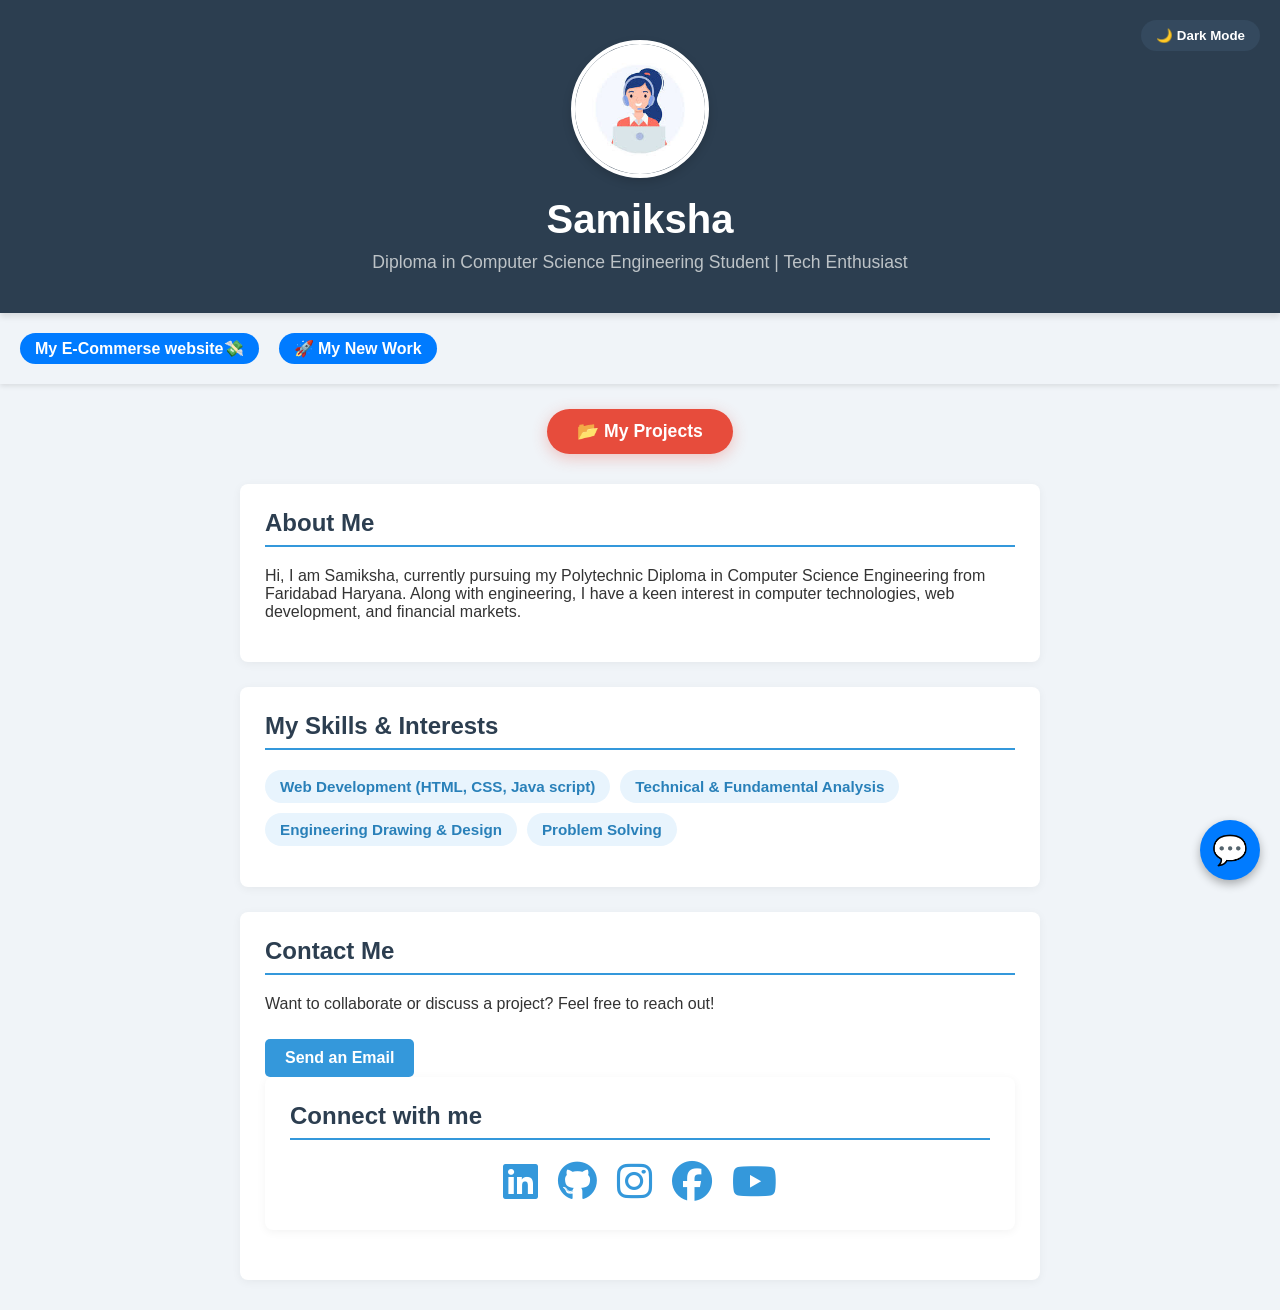
<file: index.html>
<!DOCTYPE html>
<html lang="en">
<head>
    <meta charset="UTF-8">
    <meta name="viewport" content="width=device-width, initial-scale=1.0">
    <title>My Professional Portfolio</title>
    <link rel="stylesheet" href="https://cdnjs.cloudflare.com/ajax/libs/font-awesome/6.4.2/css/all.min.css">
    <link rel="stylesheet" href="style.css">
</head>
<body>

    <!-- Header Section -->
    <!-- Header Section -->
    <header>
        <button id="darkModeToggle" class="toggle-btn">🌙 Dark Mode</button> 
        <script>
    document.addEventListener("DOMContentLoaded", function() {
        // 1. Apne button aur body ko select karein
        const toggleBtn = document.getElementById('darkModeToggle'); // Agar aapki ID alag hai toh yahan badlein
        const body = document.body;

        // 2. Check karein ki kya user ne pehle se dark mode on kiya tha (Local Storage)
        if (localStorage.getItem('theme') === 'dark') {
            body.classList.add('dark-mode');
        }

        // 3. Button click hone par toggle karein
        if (toggleBtn) {
            toggleBtn.addEventListener('click', function() {
                body.classList.toggle('dark-mode');
                
                // User ki preference ko yaad rakhne ke liye save karein
                if (body.classList.contains('dark-mode')) {
                    localStorage.setItem('theme', 'dark');
                } else {
                    localStorage.setItem('theme', 'light');
                }
            });
        }
    });
</script>
        <img src="avtar images.jpg" alt="Samiksha" class="profile-img">

        <h1>Samiksha</h1>
        <p>Diploma in Computer Science Engineering Student | Tech Enthusiast</p>
    </header>
    <header style="display: flex; justify-content: space-between; align-items: center; padding: 20px; background-color: var(--nav-bg); box-shadow: 0 2px 5px rgba(0,0,0,0.1);">
    
    <!-- Middle Navigation Links -->
    <nav style="display: flex; gap: 20px; align-items: center;">
       <a href="about.html" class="nav-new-page-btn" style="style="text-decoration: none; color: white;">My E-Commerse website💸</a>
        
        <!-- YEH HAI AAPKA NAYA BUTTON/LINK -->
        <a href="file:///C:/Users/UNIQUE/Desktop/discountmart/about.html" class="nav-new-page-btn">🚀 My New Work</a>
    </nav>
</header>
    <div class="project-section" style="text-align: center; margin: 25px 0;">
    <button id="projectBtn" class="main-project-btn">📂 My Projects</button>

    <div id="projectDropdown" class="dropdown-content">
        <div class="project-item">
            <h3>🤖 AI Assistant (Live Chatbot)</h3>
            <p>Talk to my Gemini-powered AI Assistant live here.</p>
        </div>
        <div class="project-item">
            <h3>🌐 Personal Portfolio Website</h3>
            <p>My interactive portfolio built using HTML, CSS, and JavaScript.</p>
        </div>
    </div>
</div>
    
    <script>
    // Jaise hi page load hoga, yeh code button ko active kar dega
    document.addEventListener("DOMContentLoaded", function() {
        const btn = document.getElementById('projectBtn');
        const dropdown = document.getElementById('projectDropdown');

        if (btn && dropdown) {
            btn.onclick = function(e) {
                e.preventDefault(); // Kisi bhi normal browser behavior ko rokne ke liye
                dropdown.classList.toggle('show');
            };
        }
    });
</script>

    <div class="container">
        <!-- About Section -->
        <section class="profile-card">
            <h2>About Me</h2>
            <p>Hi, I am Samiksha, currently pursuing my Polytechnic Diploma in  Computer Science Engineering from Faridabad Haryana. Along with engineering, I have a keen interest in computer technologies, web development, and financial markets.</p>
        </section>

        <!-- Skills Section -->
        <section class="profile-card">
            <h2>My Skills & Interests</h2>
            <ul class="skills-list">
                <li>Web Development (HTML, CSS, Java script)</li>
                <li>Technical & Fundamental Analysis</li>
                <li>Engineering Drawing & Design</li>
                <li>Problem Solving</li>
            </ul>
        </section>

        <!-- Contact Section -->
        <section class="profile-card">
            <h2>Contact Me</h2>
            <p>Want to collaborate or discuss a project? Feel free to reach out!</p>
            <a href="mailto:samikshakashyap121@gmail.com" class="btn">Send an Email</a>
            <!-- Social Media Icons Section -->
        <section class="profile-card social-section">
            <h2>Connect with me</h2>
            <div class="social-links">
                <a href="YOUR_LINKEDIN_URL" target="_blank"><i class="fab fa-linkedin"></i></a>
                <a href="YOUR_GITHUB_URL" target="_blank"><i class="fab fa-github"></i></a>
                <a href="YOUR_INSTAGRAM_URL" target="_blank"><i class="fab fa-instagram"></i></a>
                <a href="YOUR_FACEBOOK_URL" target="_blank"><i class="fab fa-facebook"></i></a>
                <a href="YOUR_YOUTUBE_URL" target="_blank"><i class="fab fa-youtube"></i></a>

            </div>
        </section>
        </section>
    </div>
<!-- Script file connection -->
    <script src="script.js"></script>
</body>
</html>
<div class="chat-widget-container">
    <div id="floatingChatWindow" class="chat-window">
        <div class="chat-header">
            <h4>🤖 AI Assistant</h4>
            <button id="closeChatBtn">&times;</button>
        </div>
        <div id="chat-output" class="chat-body">
            <p class="bot-msg">Hello! I am your AI assistant. How can I help you today?</p>
        </div>
        <div class="chat-footer">
            <input type="text" id="chat-input" placeholder="Type a message...">
            <button id="send-btn">Send</button>
        </div>
    </div>

    <button id="chatToggleBtn" class="chat-toggle-btn">
        💬
    </button>
</div>
</body>
</html>
</file>
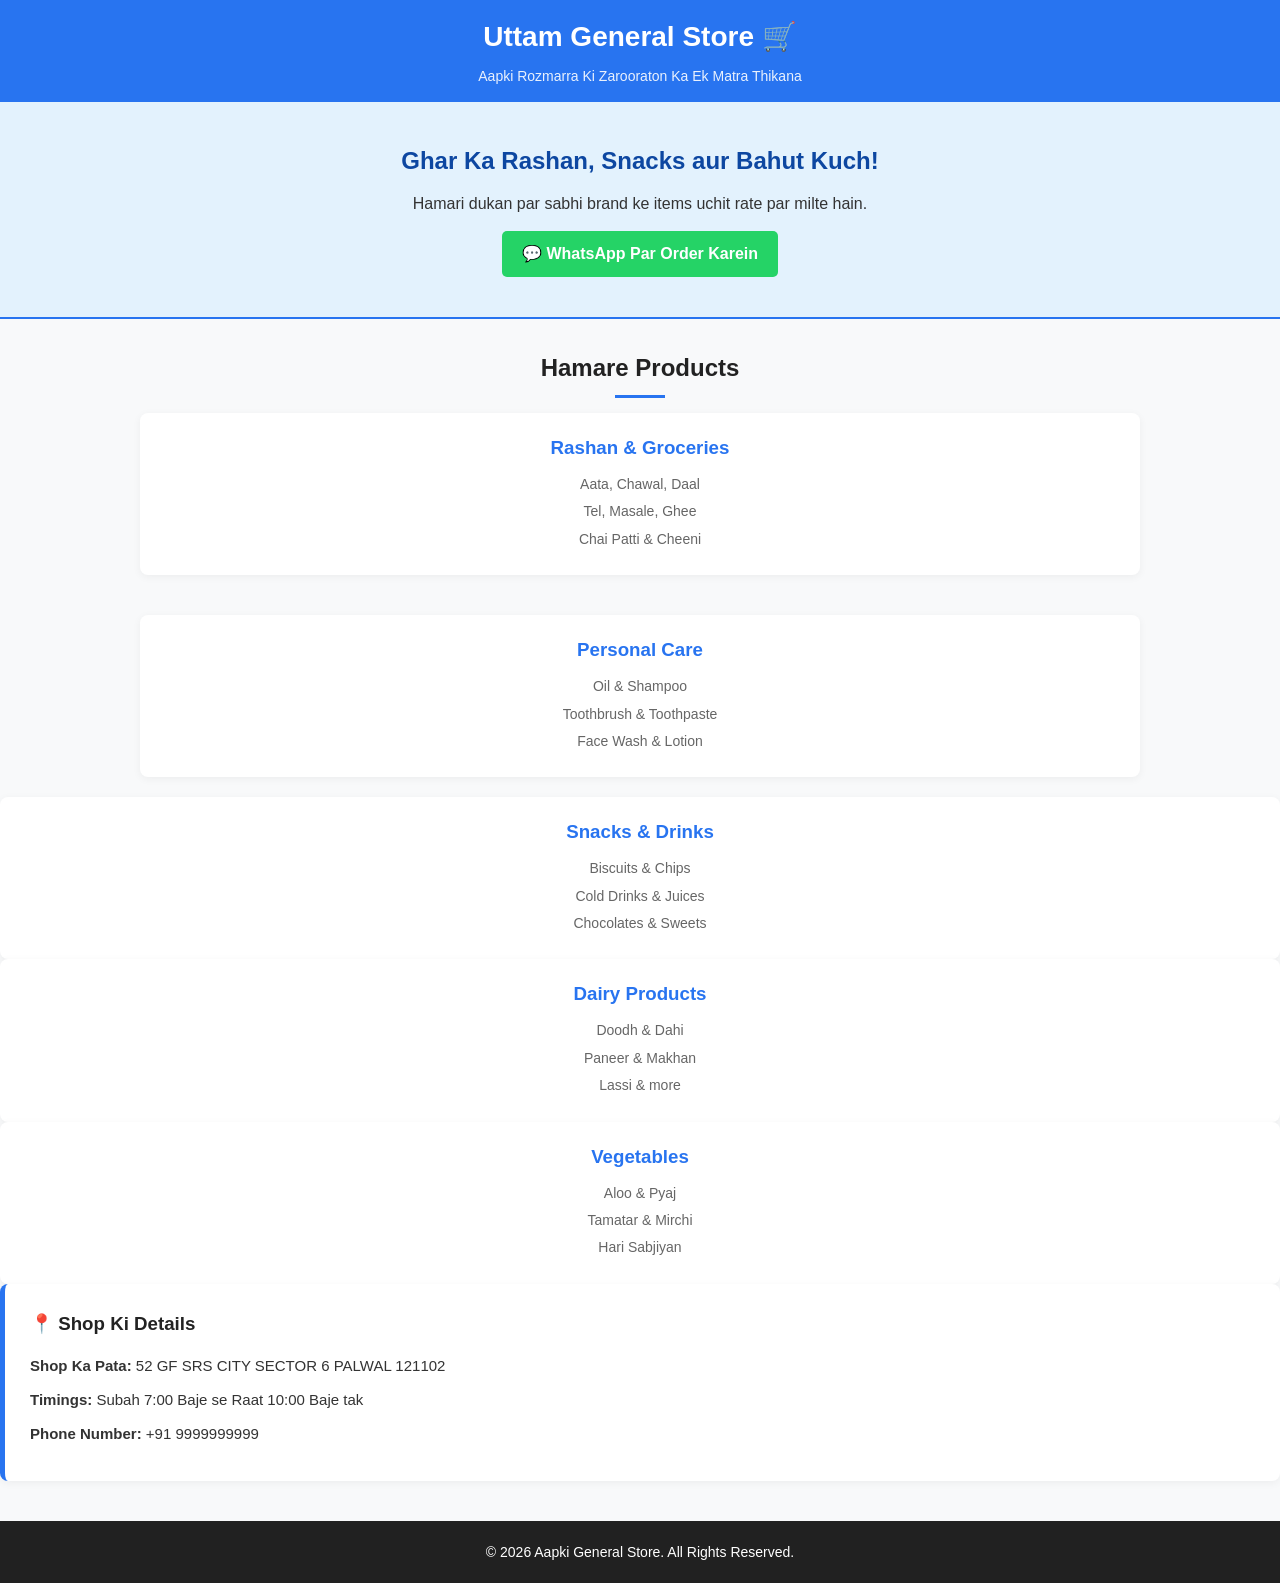
<file: about.html>
<!DOCTYPE html>
<html lang="en">
<head>
    <meta charset="UTF-8">
    <meta name="viewport" content="width=device-width, initial-scale=1.0">
    <title>Apni General Store</title>
    <style>
        /* Base Styles */
        * {
            margin: 0;
            padding: 0;
            box-style: border-box;
            font-family: 'Segoe UI', Tahoma, Geneva, Verdana, sans-serif;
        }
        body {
            background-color: #f8f9fa;
            color: #333;
            line-height: 1.6;
        }

        /* Header */
        header {
            background-color: #2874f0; /* Shop ka primary color (Blue) */
            color: white;
            padding: 15px 20px;
            text-align: center;
            box-shadow: 0 2px 5px rgba(0,0,0,0.1);
        }
        header h1 {
            font-size: 28px;
            margin-bottom: 5px;
        }
        header p {
            font-size: 14px;
            opacity: 0.9;
        }

        /* Hero Banner */
        .hero {
            background-color: #e3f2fd;
            text-align: center;
            padding: 40px 20px;
            border-bottom: 2px solid #2874f0;
        }
        .hero h2 {
            font-size: 24px;
            color: #0d47a1;
            margin-bottom: 10px;
        }

        /* Main Container */
        .container {
            max-width: 1000px;
            margin: 20px auto;
            padding: 0 15px;
        }

        /* Categories Section */
        .section-title {
            text-align: center;
            margin: 30px 0 15px;
            color: #222;
            position: relative;
        }
        .section-title::after {
            content: '';
            display: block;
            width: 50px;
            height: 3px;
            background-color: #2874f0;
            margin: 8px auto 0;
        }
        
        .grid {
            display: grid;
            grid-template-columns: repeat(auto-fit, minmax(250px, 1fr));
            gap: 20px;
            margin-bottom: 40px;
        }

        /* Card Style */
        .card {
            background: white;
            border-radius: 8px;
            padding: 20px;
            text-align: center;
            box-shadow: 0 2px 8px rgba(0,0,0,0.05);
            transition: transform 0.2s;
        }
        .card:hover {
            transform: translateY(-5px);
        }
        .card-icon {
            font-size: 40px;
            margin-bottom: 10px;
        }
        .card h3 {
            margin-bottom: 10px;
            color: #2874f0;
        }
        .card ul {
            list-style: none;
            padding: 0;
            color: #666;
            font-size: 14px;
        }
        .card ul li {
            margin-bottom: 5px;
        }

        /* Info Section */
        .info-box {
            background: #fff;
            padding: 25px;
            border-radius: 8px;
            box-shadow: 0 2px 8px rgba(0,0,0,0.05);
            margin-bottom: 40px;
            border-left: 5px solid #2874f0;
        }
        .info-box h3 {
            margin-bottom: 15px;
            color: #222;
        }
        .info-box p {
            margin-bottom: 10px;
            font-size: 15px;
        }

        /* Footer */
        footer {
            background-color: #212121;
            color: white;
            text-align: center;
            padding: 20px;
            font-size: 14px;
            margin-top: 40px;
        }
        
        .whatsapp-btn {
            display: inline-block;
            background-color: #25D366;
            color: white;
            padding: 10px 20px;
            border-radius: 5px;
            text-decoration: none;
            font-weight: bold;
            margin-top: 15px;
        }
        .whatsapp-btn:hover {
            background-color: #128C7E;
        }
    </style>
</head>
<body>

    <!-- Header: Shop ka Naam aur Contact Info -->
    <header>
        <h1>Uttam General Store 🛒</h1>
        <p>Aapki Rozmarra Ki Zarooraton Ka Ek Matra Thikana</p>
    </header>

    <!-- Hero Banner -->
    <div class="hero">
        <h2>Ghar Ka Rashan, Snacks aur Bahut Kuch!</h2>
        <p>Hamari dukan par sabhi brand ke items uchit rate par milte hain.</p>
        <!-- WhatsApp Par Order Karne Ka Button -->
        <a href="https://wa.me/919971774152?text=Hello,%20mujhe%20rashan%20order%20karna%20hai" class="whatsapp-btn" target="_blank">
            💬 WhatsApp Par Order Karein
        </a>
    </div>

    <div class="container">
        
        <!-- Categories Section -->
        <h2 class="section-title">Hamare Products</h2>
        <div class="grid">
            <!-- Jab koi click karega toh rashan.html naam ka naya page khulega -->
<a href="rashan.html" style="text-decoration: none; color: inherit; display: block;">
    <div class="card">
        <h3>Rashan & Groceries</h3>
        <ul>
            <li>Aata, Chawal, Daal</li>
            <li>Tel, Masale, Ghee</li>
            <li>Chai Patti & Cheeni</li>
        </ul>
    </div>
</a>
            </div>
       
     <!-- Jab koi click karega toh care.html naam ka naya page khulega -->
<a href="care.html" style="text-decoration: none; color: inherit; display: block;">
    <div class="card">
        <h3>Personal Care</h3>
        <ul>
            <li>Oil & Shampoo</li>
            <li>Toothbrush & Toothpaste</li>
            <li>Face Wash & Lotion </li>
        </ul>
    </div>
</a>
            </div>

      <!-- Jab koi click karega toh coke.html naam ka naya page khulega -->
<a href="coke.html" style="text-decoration: none; color: inherit; display: block;">
    <div class="card">
        <h3>Snacks & Drinks</h3>
        <ul>
            <li>Biscuits & Chips</li>
            <li>Cold Drinks & Juices</li>
            <li>Chocolates & Sweets</li>
        </ul>
    </div>
</a>
            </div>

 <!-- Dairy Products Card - Bilkul baaki cards jaisa layout -->
<a href="dairy.html" style="text-decoration: none; color: inherit; display: block;">
    <div class="card">
        <h3>Dairy Products</h3>
        <ul>
            <li>Doodh & Dahi</li>
            <li>Paneer & Makhan</li>
            <li>Lassi & more</li>
        </ul>
    </div>
</a>

<!-- Vegetable Card - Bilkul baaki cards jaisa layout -->
<a href="vegetables.html" style="text-decoration: none; color: inherit; display: block;">
    <div class="card">
        <h3>Vegetables</h3>
        <ul>
            <li>Aloo & Pyaj</li>
            <li>Tamatar & Mirchi</li>
            <li>Hari Sabjiyan</li>
        </ul>
    </div>
</a>

        <!-- Store Information Section -->
        <div class="info-box">
            <h3>📍  Shop Ki Details</h3>
            <p><strong>Shop Ka Pata:</strong> 52 GF SRS CITY SECTOR 6 PALWAL 121102</p>
            <p><strong>Timings:</strong> Subah 7:00 Baje se Raat 10:00 Baje tak </p>
            <p><strong>Phone Number:</strong> +91 9999999999</p>
           
        </div>

    </div>

    <!-- Footer -->
    <footer>
        <p>&copy; 2026 Aapki General Store. All Rights Reserved.</p>
    </footer>

</body>
</html>
</file>
<file: style.css>
/* Global Styles */
body {
    font-family: 'Segoe UI', Tahoma, Geneva, Verdana, sans-serif;
    background-color: #f0f4f8;
    color: #333;
    margin: 0;
    padding: 0;
}

/* Header Design */
header {
    background-color: #2c3e50;
    color: white;
    text-align: center;
    padding: 40px 20px;
    box-shadow: 0 4px 6px rgba(0,0,0,0.1);
}

header h1 {
    margin: 0;
    font-size: 2.5rem;
}

header p {
    margin: 10px 0 0 0;
    font-size: 1.1rem;
    color: #bdc3c7;
}

/* Main Container */
.container {
    max-width: 800px;
    margin: 30px auto;
    padding: 0 20px;
}

/* Section Cards */
.profile-card {
    background-color: white;
    padding: 25px;
    margin-bottom: 25px;
    border-radius: 8px;
    box-shadow: 0 2px 10px rgba(0,0,0,0.05);
}

.profile-card h2 {
    color: #2c3e50;
    border-bottom: 2px solid #3498db;
    padding-bottom: 8px;
    margin-top: 0;
}

/* Skills List formatting */
.skills-list {
    list-style-type: none;
    padding: 0;
    display: flex;
    flex-wrap: wrap;
    gap: 10px;
}

.skills-list li {
    background-color: #e8f4fd;
    color: #2980b9;
    padding: 8px 15px;
    border-radius: 20px;
    font-size: 0.95rem;
    font-weight: bold;
}

/* Button Style */
.btn {
    display: inline-block;
    background-color: #3498db;
    color: white;
    padding: 10px 20px;
    text-decoration: none;
    border-radius: 5px;
    font-weight: bold;
    transition: background 0.3s ease;
    margin-top: 10px;
}

.btn:hover {
    background-color: #2980b9;
}
/* Toggle Button Style */
.toggle-btn {
    position: absolute;
    top: 20px;
    right: 20px;
    background-color: #34495e;
    color: white;
    border: none;
    padding: 8px 15px;
    border-radius: 20px;
    cursor: pointer;
    font-weight: bold;
    transition: background 0.3s;
}

.toggle-btn:hover {
    background-color: #1a252f;
}

/* Dark Mode Styles (Yeh tab apply hoga jab body par 'dark-mode' class aayegi) */
body.dark-mode {
    background-color: #121212;
    color: #e0e0e0;
}

body.dark-mode .profile-card {
    background-color: #1e1e1e;
    color: #e0e0e0;
    box-shadow: 0 2px 10px rgba(255,255,255,0.05);
}

body.dark-mode .profile-card h2 {
    color: #3498db;
    border-bottom: 2px solid #2980b9;
}

body.dark-mode .skills-list li {
    background-color: #2c3e50;
    color: #ecf0f1;
}
/* Profile Image Styling */
.profile-img {
    width: 130px; /* Image ki width */
    height: 130px; /* Image ki height */
    border-radius: 50%; /* Isse photo gol (circle) ho jayegi */
    object-fit: cover; /* Isse photo stretch nahi hogi */
    border: 4px solid #fff; /* White color ka border */
    box-shadow: 0 4px 10px rgba(0,0,0,0.15); /* Halka shadow effect */
    margin-bottom: 15px;
    transition: transform 0.3s ease;
}

/* Hover Effect: Mouse le jaane par photo thodi rotate/zoom hogi */
.profile-img:hover {
    transform: scale(1.05);
}

/* Dark mode adjustment for image border */
body.dark-mode .profile-img {
    border-color: #34495e;
}
/* Social Icons Styling */
.social-links {
    display: flex;
    justify-content: center;
    gap: 20px;
    margin-top: 15px;
}

.social-links a {
    font-size: 2.5rem; /* Icons ka size */
    color: #3498db;
    transition: transform 0.3s ease, color 0.3s ease;
}

.social-links a:hover {
    transform: scale(1.2); /* Hover karne par bade honge */
    color: #2c3e50;
}

body.dark-mode .social-links a {
    color: #bdc3c7;
}
/* Project Section Container */
.project-section {
    text-align: center;
    margin: 25px 0;
}

/* Main Button Style */
.main-project-btn {
    background-color: #e74c3c; /* Smart blue/Coral Color */
    color: white;
    border: none;
    padding: 12px 30px;
    font-size: 1.1rem;
    font-weight: bold;
    border-radius: 25px;
    cursor: pointer;
    box-shadow: 0 4px 15px rgba(231, 76, 60, 0.3);
    transition: all 0.3s ease;
}

.main-project-btn:hover {
    background-color: #c0392b;
    transform: translateY(-2px);
    box-shadow: 0 6px 20px rgba(231, 76, 60, 0.5);
}

/* Dropdown Content Styling (Initially Hidden) */
.dropdown-content {
    display: none; /* Hidden by default */
    max-width: 500px;
    margin: 15px auto 0 auto;
    background: white;
    border-radius: 10px;
    padding: 15px;
    box-shadow: 0 5px 15px rgba(0,0,0,0.1);
    text-align: left;
}

/* Individual Project Card inside Dropdown */
.project-item {
    border-bottom: 1px solid #eee;
    padding: 10px 0;
}
.project-item:last-child {
    border-bottom: none;
}
.project-item h3 {
    margin: 0 0 5px 0;
    color: #2c3e50;
}
.project-item p {
    margin: 0;
    font-size: 0.9rem;
    color: #666;
}

/* Show class which will be added via JS */
.dropdown-content.show {
    display: block;
    animation: fadeIn 0.4s ease;
}

@keyframes fadeIn {
    from { opacity: 0; transform: translateY(-10px); }
    to { opacity: 1; transform: translateY(0); }
}

/* Dark Mode Support */
body.dark-mode .dropdown-content {
    background: #252525;
}
body.dark-mode .project-item h3 {
    color: #ecf0f1;
}
body.dark-mode .project-item p {
    color: #bdc3c7;
}
/* Floating Chat Widget Container */
.chat-widget-container {
    position: fixed;
    bottom: 20px;
    right: 20px;
    z-index: 1000;
    font-family: sans-serif;
}

/* Circular Toggle Button */
.chat-toggle-btn {
    width: 60px;
    height: 60px;
    background-color: #007bff;
    color: white;
    border: none;
    border-radius: 50%;
    font-size: 1.8rem;
    cursor: pointer;
    box-shadow: 0 4px 10px rgba(0,0,0,0.3);
    transition: transform 0.3s ease;
}
.chat-toggle-btn:hover {
    transform: scale(1.1);
}

/* Chat Window Box */
.chat-window {
    display: none; /* Shuru mein hidden */
    width: 300px;
    height: 400px;
    background-color: white;
    border-radius: 12px;
    box-shadow: 0 5px 15px rgba(0,0,0,0.2);
    position: absolute;
    bottom: 75px;
    right: 0;
    flex-direction: column;
    overflow: hidden;
}
.chat-window.show {
    display: flex; /* Click karne par dikhegi */
}

/* Chat Header */
.chat-header {
    background-color: #007bff;
    color: white;
    padding: 12px;
    display: flex;
    justify-content: space-between;
    align-items: center;
}
.chat-header h4 { margin: 0; }
.chat-header button { background: none; border: none; color: white; font-size: 1.5rem; cursor: pointer; }

/* Chat Body/Output */
.chat-body {
    flex: 1;
    padding: 15px;
    overflow-y: auto;
    background-color: #f8f9fa;
    font-size: 0.9rem;
}
.bot-msg { color: #555; background: #e9ecef; padding: 8px; border-radius: 8px; margin: 5px 0; max-width: 85%; }
.user-msg { color: white; background: #007bff; padding: 8px; border-radius: 8px; margin: 5px 0; max-width: 85%; margin-left: auto; text-align: right; }

/* Chat Footer/Input Area */
.chat-footer {
    padding: 10px;
    display: flex;
    gap: 5px;
    background: white;
    border-top: 1px solid #eee;
}
.chat-footer input { flex: 1; padding: 8px; border: 1px solid #ccc; border-radius: 4px; }
.chat-footer button { background: #007bff; color: white; border: none; padding: 8px 12px; border-radius: 4px; cursor: pointer; }

/* Dark Mode adaptation */
body.dark-mode .chat-window { background-color: #222; }
body.dark-mode .chat-body { background-color: #1a1a1a; }
body.dark-mode .bot-msg { background: #333; color: #eee; }
body.dark-mode .chat-footer { background: #222; border-color: #444; }
.dropdown-content.show {
    display: block !important;
    opacity: 1 !important;
}
/* Jab body par .dark-mode class aaye, toh colors badal jayein */
body.dark-mode {
    background-color: #121212 !important;
    color: #ffffff !important;
}

/* Dark mode mein sections ke backgrounds bhi dark karne ke liye */
body.dark-mode .project-section, 
body.dark-mode .dropdown-content {
    background-color: #1e1e1e !important;
    color: #ffffff !important;
}
.nav-new-page-btn {
    text-decoration: none;
    color: white !important;
    background-color: #007bff; /* Beautiful Blue Color */
    padding: 6px 15px;
    border-radius: 20px;
    font-weight: bold;
    transition: all 0.3s ease;
}

.nav-new-page-btn:hover {
    background-color: #0056b3;
    transform: translateY(-2px);
    box-shadow: 0 4px 8px rgba(0, 123, 255, 0.3);
}

/* Dark mode mein button ka color automatic sahi rahe */
body.dark-mode .nav-new-page-btn {
    background-color: #17a2b8; /* Teal color for dark mode */
}
body.dark-mode .nav-new-page-btn:hover {
    background-color: #138496;
}
</file>
